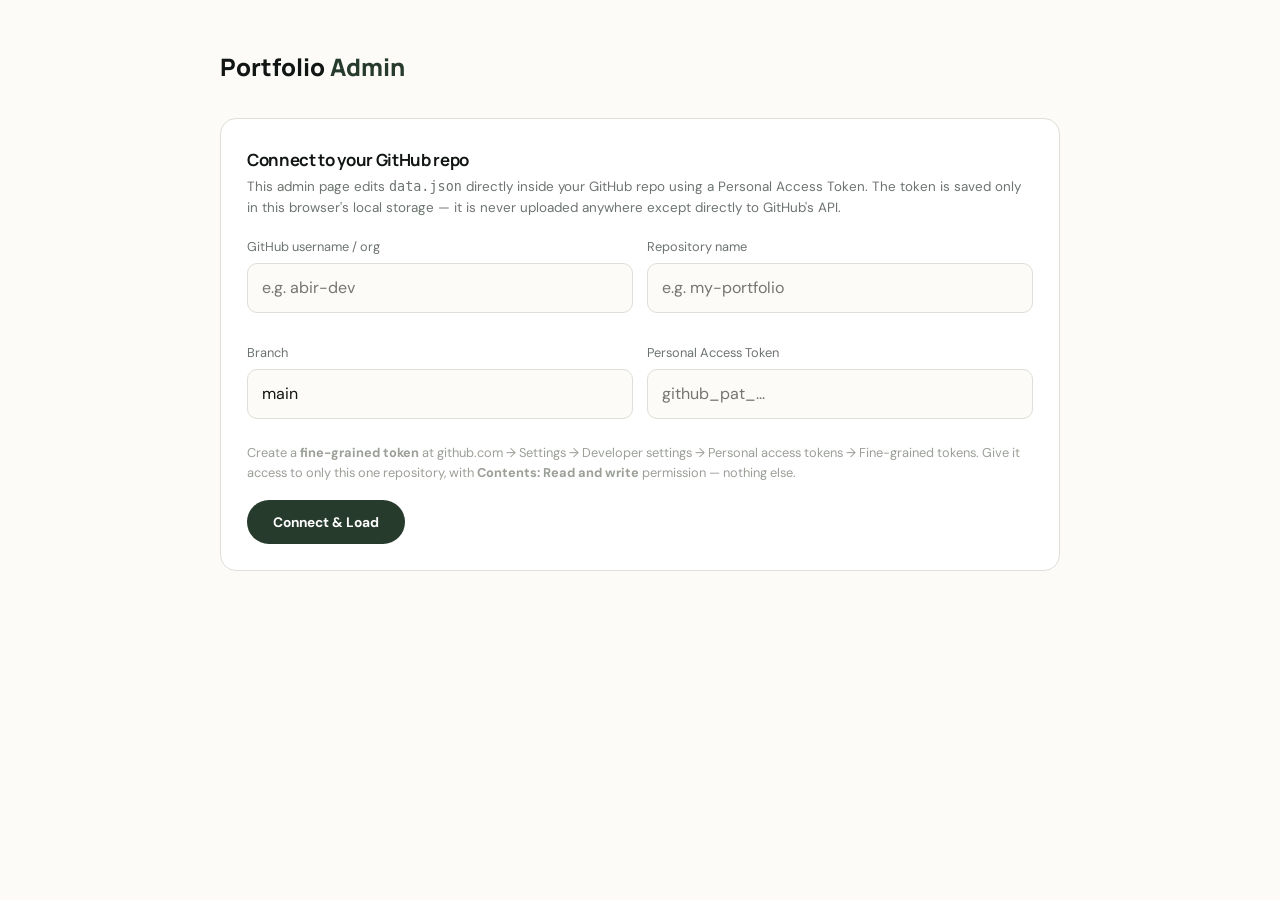
<file: admin.html>
<!DOCTYPE html>
<html lang="en">
<head>
<meta charset="UTF-8">
<meta name="viewport" content="width=device-width, initial-scale=1.0">
<title>Admin — Portfolio Content Editor</title>
<meta name="robots" content="noindex, nofollow">
<link rel="preconnect" href="https://fonts.googleapis.com">
<link rel="preconnect" href="https://fonts.gstatic.com" crossorigin>
<link href="https://fonts.googleapis.com/css2?family=DM+Sans:wght@400;500;600;700&family=Manrope:wght@500;600;700;800&display=swap" rel="stylesheet">
<link rel="stylesheet" href="style.css">
</head>
<body class="admin">
<div class="admin-wrap">
  <div class="admin-header">
    <div class="admin-title">Portfolio <span>Admin</span></div>
    <div id="connState" style="font-size:.82rem;color:var(--text-dim)"></div>
  </div>

  <!-- Setup / connect panel -->
  <div class="panel" id="setupPanel">
    <h2>Connect to your GitHub repo</h2>
    <p class="hint">This admin page edits <code>data.json</code> directly inside your GitHub repo using a Personal Access Token. The token is saved only in this browser's local storage — it is never uploaded anywhere except directly to GitHub's API.</p>
    <div class="grid-2">
      <div class="field">
        <label>GitHub username / org</label>
        <input id="cfgOwner" placeholder="e.g. abir-dev">
      </div>
      <div class="field">
        <label>Repository name</label>
        <input id="cfgRepo" placeholder="e.g. my-portfolio">
      </div>
      <div class="field">
        <label>Branch</label>
        <input id="cfgBranch" placeholder="main" value="main">
      </div>
      <div class="field">
        <label>Personal Access Token</label>
        <input id="cfgToken" type="password" placeholder="github_pat_...">
      </div>
    </div>
    <p class="locked-note">Create a <b>fine-grained token</b> at github.com → Settings → Developer settings → Personal access tokens → Fine-grained tokens. Give it access to only this one repository, with <b>Contents: Read and write</b> permission — nothing else.</p>
    <div style="margin-top:16px;display:flex;gap:10px;flex-wrap:wrap;">
      <button class="btn btn-primary" id="btnConnect">Connect & Load</button>
      <button class="btn btn-ghost" id="btnForget" style="display:none;">Forget saved token</button>
    </div>
    <div class="status-msg" id="setupStatus"></div>
  </div>

  <!-- Editor (hidden until loaded) -->
  <div id="editor" style="display:none;">

    <div class="panel">
      <h2>Profile</h2>
      <p class="hint">Core details shown in the hero and about section.</p>
      <div class="grid-2">
        <div class="field"><label>Full name</label><input id="pName"></div>
        <div class="field"><label>Short name (used in "Hi, I'm ___")</label><input id="pShortName"></div>
        <div class="field"><label>Title / role</label><input id="pTitle"></div>
        <div class="field" style="grid-column:1/-1"><label>Rotating hero titles (comma separated — typed out one by one under your name, e.g. "Senior Graphic Designer, Motion Video Editor, Basic HTML Developer")</label><input id="pRoles"></div>
        <div class="field"><label>Location</label><input id="pLocation"></div>
        <div class="field"><label>Email</label><input id="pEmail"></div>
        <div class="field"><label>Phone numbers (comma separated, for display only)</label><input id="pPhones"></div>
        <div class="field"><label>Languages</label><input id="pLanguages"></div>
        <div class="field" style="grid-column:1/-1">
          <label>Main photo (used in the hero)</label>
          <input id="pPhoto" placeholder="assets/profile.jpg">
          <input type="file" id="pPhotoFile" accept="image/*" class="upload-input">
          <span class="upload-status" id="pPhotoFileStatus"></span>
        </div>
        <div class="field" style="grid-column:1/-1">
          <label>About-section photo (optional — leave blank to reuse the main photo above; use this to show a different picture in the "Who I Am" section)</label>
          <input id="pAboutPhoto" placeholder="leave blank to reuse the main photo">
          <input type="file" id="pAboutPhotoFile" accept="image/*" class="upload-input">
          <span class="upload-status" id="pAboutPhotoFileStatus"></span>
        </div>
      </div>
      <div class="field"><label>Summary (used in the hero section)</label><textarea id="pSummary" rows="3"></textarea></div>
      <div class="field"><label>About bio (used in the "Who I Am" section — a more personal paragraph)</label><textarea id="pAboutBio" rows="3"></textarea></div>
      <div class="field"><label>Quote (shown in the dark contact strip)</label><input id="pQuote"></div>
      <div class="field"><label>Interests (shown in the footer)</label><textarea id="pInterests" rows="2"></textarea></div>
      <div class="field">
        <label>Formspree form ID (powers the "Send Me a Message" contact form)</label>
        <input id="pFormspreeId" placeholder="e.g. xnnqzzzz or https://formspree.io/f/xnnqzzzz">
      </div>
      <p class="hint" style="margin-top:-8px;">Leave this blank and the contact form stays hidden on your site (no broken form is ever shown). To turn it on: go to <b>formspree.io</b>, sign up free, create a new form, then paste either the short ID or the full form URL here (both work) and save.</p>
    </div>

    <div class="panel">
      <h2>CV Downloads</h2>
      <p class="hint">Offer different CV/résumé versions tailored to different roles — e.g. "As a Web Developer", "As a Designer", "As a UI/UX Designer", "As a Visa Process Expert", "As a Motion Video Editor". With 2 or more added, "Download CV" becomes a dropdown menu on the live site; with just one, it stays a plain direct-download button. Removing a CV here permanently deletes that PDF from GitHub too, unless the exact same file is still used somewhere else.</p>
      <div class="field">
        <label>Password to protect CV downloads (optional)</label>
        <input id="pCvPassword" placeholder="Leave blank for no password">
      </div>
      <p class="hint" style="margin-top:-8px;">Heads up: this site has no server, so this can only ever be a light speed-bump, not real security — the password itself is stored in this same public data.json, and anyone determined enough (viewing the page's code/network activity) could still get past it. It's enough to stop a casual visitor from grabbing your CV without asking, but not to truly restrict access.</p>
      <div id="cvList"></div>
      <button class="btn btn-sm" id="btnAddCv">+ Add CV version</button>
    </div>

    <div class="panel">
      <h2>Personal Strengths</h2>
      <p class="hint">Short highlight lines shown as a checklist between Skills and Experience.</p>
      <div id="strengthsListAdmin"></div>
      <button class="btn btn-sm" id="btnAddStrength">+ Add strength</button>
    </div>

    <div class="panel">
      <h2>Achievements</h2>
      <p class="hint">Shown as a bold highlight band under About — a big number/value plus what it means. Keep values short (e.g. "3+", "50K+", "98%").</p>
      <div id="achievementsList"></div>
      <button class="btn btn-sm" id="btnAddAchievement">+ Add achievement</button>
    </div>

    <div class="panel">
      <h2>Work / Projects gallery</h2>
      <p class="hint">Organize your real work into folders (categories) people can browse — e.g. Graphic Design, Motion Video Editing. Use the "Choose file" button under each image field to upload directly — no need to go to GitHub yourself. Leave a folder empty and the site shows a friendly "nothing here yet" placeholder. Set a "See More" link on a folder to show a nicely designed "See More ↗" tile after that folder's pieces in the full gallery view — link it to your Behance, Facebook album, Drive folder, or anywhere else with more of that work. Removing an image (via a "🗑 Remove image" button, or by uploading a new one to replace it) permanently deletes the old file from GitHub too — unless that exact same image is still used somewhere else on the site, in which case it's safely left alone.</p>
      <div id="foldersList"></div>
      <button class="btn btn-sm" id="btnAddFolder">+ Add folder</button>
    </div>

    <div class="panel">
      <h2>Business ventures / links</h2>
      <p class="hint">Add or remove the business pages you want to showcase — e.g. Khalifa, 1% Solution, Sa'ādah. Leave URL blank to show "Link coming soon". Add a logo/image to replace the emoji icon — upload directly with the "Choose file" button. Removing a venture (or its logo) permanently deletes that image from GitHub too, unless the same image is still used somewhere else.</p>
      <div id="venturesList"></div>
      <button class="btn btn-sm" id="btnAddVenture">+ Add venture</button>
    </div>

    <div class="panel">
      <h2>Connect / social links</h2>
      <p class="hint">These show up as icon buttons in your Contact section and footer. Add as many as you like — WhatsApp numbers, Facebook, Instagram, LinkedIn, Telegram, email, Behance, or any other website.</p>
      <div id="socialsList"></div>
      <button class="btn btn-sm" id="btnAddSocial">+ Add social link</button>
    </div>

    <div class="panel">
      <h2>Skills</h2>
      <div id="skillsList"></div>
      <button class="btn btn-sm" id="btnAddSkillGroup">+ Add skill group</button>
    </div>

    <div class="panel">
      <h2>Experience</h2>
      <div id="expList"></div>
      <button class="btn btn-sm" id="btnAddExp">+ Add job</button>
    </div>

    <div class="panel">
      <h2>Education</h2>
      <div id="eduList"></div>
      <button class="btn btn-sm" id="btnAddEdu">+ Add education</button>
    </div>

    <div class="save-bar">
      <div class="save-bar-inner">
        <span id="saveHint" style="font-size:.82rem;color:var(--text-dim)">Unsaved changes are kept only in this tab until you save.</span>
        <button class="btn btn-primary btn-sm" id="btnSave">Save to GitHub</button>
      </div>
    </div>
    <div class="status-msg" id="saveStatus" style="max-width:640px;margin:14px auto 0;"></div>
  </div>
</div>

<script src="admin.js"></script>
</body>
</html>
</file>
<file: style.css>
/* ===== Design tokens =====
   Theme is time-driven (Bangladesh clock), not OS preference — see script.js.
   Default (bare :root) = LIGHT (daytime 6am-6pm). [data-theme="dark"] = night. */
:root{
  --bg: #f7f5ef;
  --bg-alt: #fcfbf7;
  --surface: #ffffff;
  --surface-2: #f1efe7;
  --border: #dedfd8;
  --text: #111513;
  --text-dim: #6d746f;
  --text-faint: #9a9f97;
  --accent: #a38b58;
  --accent-2: #273b2d;
  --accent-3: #526650;
  --danger: #c23a52;
  --accent-rgb: 163,139,88;
  --accent2-rgb: 39,59,45;
  --accent3-rgb: 82,102,80;
  --danger-rgb: 194,58,82;
  --bg-rgb: 247,245,239;
  --ink-rgb: 17,21,19;
  --grain-rgb: 17,21,19;
  --grad: linear-gradient(120deg, var(--accent), var(--accent-3) 55%, var(--accent-2));
  --shadow: 0 20px 50px -24px rgba(var(--ink-rgb),.18);
  --btn-ink: #fff;
  --radius: 16px;
  --radius-sm: 10px;
  --maxw: 1160px;
  --ease: cubic-bezier(.16,.84,.44,1);
}

:root[data-theme="dark"]{
  --bg: #0e1310;
  --bg-alt: #12171a;
  --surface: #171d19;
  --surface-2: #1b211c;
  --border: #2a322c;
  --text: #f2f1ea;
  --text-dim: #a7ada4;
  --text-faint: #70766d;
  --accent: #d8b877;
  --accent-2: #5c8a68;
  --accent-3: #8fb08f;
  --danger: #f2617a;
  --accent-rgb: 216,184,119;
  --accent2-rgb: 92,138,104;
  --accent3-rgb: 143,176,143;
  --danger-rgb: 242,97,122;
  --bg-rgb: 14,19,16;
  --ink-rgb: 0,0,0;
  --grain-rgb: 255,255,255;
  --shadow: 0 20px 60px -20px rgba(0,0,0,.6);
  --btn-ink: #171208;
}

*,*::before,*::after{ box-sizing: border-box; }
html{ scroll-behavior: smooth; }
body{
  margin:0;
  background: var(--bg);
  color: var(--text);
  font-family: 'DM Sans', -apple-system, BlinkMacSystemFont, 'Segoe UI', Roboto, sans-serif;
  line-height: 1.6;
  -webkit-font-smoothing: antialiased;
  overflow-x: hidden;
  transition: background .5s var(--ease), color .5s var(--ease);
}
h1,h2,h3,h4{ font-family: 'Manrope', 'DM Sans', sans-serif; margin:0; line-height:1.15; font-weight:700; text-wrap: balance; }
img{ max-width:100%; display:block; }
a{ color: inherit; text-decoration: none; }
p{ margin:0; }
ul{ margin:0; padding:0; list-style:none; }
.container{ width: min(var(--maxw), calc(100% - 44px)); margin: 0 auto; }
.section{ padding: 90px 0; }
@media (max-width: 720px){ .section{ padding: 60px 0; } }

/* ===== Header / Nav ===== */
header{ position: sticky; top:0; z-index:100; background: rgba(var(--bg-rgb),.9); backdrop-filter: blur(16px);
  border-bottom: 1px solid var(--border); transition: background .3s, border-color .3s; }
.nav{ height:76px; display:flex; align-items:center; justify-content:space-between; gap:20px; }
.brand{ display:flex; align-items:center; gap:12px; font-family:'Manrope',sans-serif; font-weight:800; font-size:.98rem; }
.logo{ width:39px; height:39px; flex-shrink:0; border:2px solid var(--text); display:grid; place-items:center; border-radius:50%; font-weight:800; letter-spacing:-1px; }
.brand small{ display:block; font-family:'DM Sans',sans-serif; color: var(--text-dim); font-size:9px; font-weight:500; letter-spacing:1.5px; text-transform:uppercase; }
#navLinks{ display:flex; gap:26px; font-size:.8rem; color: var(--text-dim); font-weight:500; }
#navLinks a:hover{ color: var(--text); }
.cv-dropdown{ position:relative; }
.cv-dropdown-menu{ position:absolute; top:calc(100% + 8px); right:0; min-width:200px; background:var(--surface);
  border:1px solid var(--border); border-radius:12px; box-shadow:var(--shadow); padding:6px; display:none; z-index:50; }
.cv-dropdown.open .cv-dropdown-menu{ display:block; }
.cv-dropdown-menu a{ display:block; padding:9px 12px; border-radius:8px; font-size:.8rem; color:var(--text); text-decoration:none; white-space:nowrap; }
.cv-dropdown-menu a:hover{ background:var(--surface-2); }
.cv-caret{ font-size:.7rem; margin-left:2px; }
@media (max-width:640px){ .cv-dropdown{ display:none; } }

.cv-btn{ border:none; cursor:pointer; font-family:inherit; background: var(--text); color: var(--bg); border-radius:999px; padding:11px 18px; font-size:.76rem; font-weight:700;
  display:inline-flex; align-items:center; gap:6px; white-space:nowrap; transition: transform .2s, opacity .2s; }
.cv-btn:hover{ transform: translateY(-2px); opacity:.88; }
@media (max-width:640px){ .cv-btn{ display:none; } }
.nav-right{ display:flex; align-items:center; gap:12px; }
.theme-toggle{
  display:inline-flex; align-items:center; justify-content:center; width:36px; height:36px; border-radius:50%;
  background: transparent; border:1px solid var(--border); color: var(--text-dim); cursor:pointer; flex-shrink:0;
  transition: color .3s, border-color .3s, transform .3s var(--ease);
}
.theme-toggle:hover{ color: var(--accent-2); border-color: var(--accent-2); transform: rotate(18deg); }
.theme-toggle svg{ width:16px; height:16px; }
.theme-toggle .i-moon{ display:none; }
:root[data-theme="dark"] .theme-toggle .i-sun{ display:none; }
:root[data-theme="dark"] .theme-toggle .i-moon{ display:block; }
.nav-toggle{ display:none; background:none; border:none; color:var(--text); font-size:1.4rem; cursor:pointer; }
@media (max-width: 900px){
  #navLinks{ position:fixed; top:76px; left:0; right:0; background: var(--bg-alt); flex-direction:column; gap:0;
    border-bottom:1px solid var(--border); transform: translateY(-130%); transition: transform .35s var(--ease); z-index:99; }
  #navLinks.open{ transform: translateY(0); }
  #navLinks a{ padding:15px 24px; border-top:1px solid var(--border); }
  .nav-toggle{ display:block; }
}

/* ===== Entrance animation — plays once on load/creation, never gated on scroll
   (a scroll-triggered version of this once left Skills blank until scrolled into
   view, so every section now animates in on its own regardless of viewport). ===== */
@keyframes popIn{ from{ opacity:0; transform: translateY(18px); } to{ opacity:1; transform:none; } }
.pop-in{ opacity:0; animation: popIn .7s var(--ease) forwards; }
@media (prefers-reduced-motion: reduce){ .pop-in{ animation:none; opacity:1; transform:none; } }
/* When GSAP/ScrollTrigger load successfully, script.js hands reveal control to JS
   for a scroll-triggered (not just on-load) cascade — this just parks the element
   at its normal resting look (visible, no CSS animation) until GSAP takes over the
   opacity/position itself. If GSAP ever fails to load, this class is never added,
   so the .pop-in rule above (guaranteed to finish and show the content) still runs. */
.pop-in.gsap-take-over{ animation:none; opacity:1; transform:none; }

/* ===== Hero ===== */
.hero{ min-height:610px; display:grid; grid-template-columns:1.05fr .95fr; align-items:center; gap:20px; overflow:hidden; padding:50px 0 20px; }
.kicker{ font-size:.7rem; letter-spacing:3px; text-transform:uppercase; color: var(--accent-2); font-weight:700; margin-bottom:18px; }
.hero h1{ font-size: clamp(2.4rem, 5.4vw, 4.4rem); line-height:1; letter-spacing:-.03em; max-width:700px; color: var(--text); }
.hero h1 span{ color: var(--accent-3); }
.hero-title{ font-size:1.15rem; margin:20px 0 10px; font-weight:500; color: var(--text); min-height:1.6em; }
.type-cursor{ display:inline-block; margin-left:2px; color: var(--accent-2); font-weight:600; animation: blinkCursor .9s steps(1) infinite; }
@keyframes blinkCursor{ 50%{ opacity:0; } }
@media (prefers-reduced-motion: reduce){ .type-cursor{ animation:none; } }
.location{ color: var(--text-dim); font-size:.82rem; margin-bottom:20px; }
.summary{ max-width:560px; color: var(--text-dim); font-size:.94rem; }
.actions{ display:flex; gap:12px; margin:26px 0; flex-wrap:wrap; }
.primary{ background: var(--text); color: var(--bg); border-radius:999px; padding:12px 20px; font-size:.78rem; font-weight:700;
  display:inline-flex; align-items:center; gap:8px; transition: transform .2s, opacity .2s; }
.primary:hover{ transform: translateY(-2px); opacity:.88; }
.secondary{ border:1px solid var(--border); color: var(--text); border-radius:999px; padding:11px 20px; font-size:.78rem; font-weight:700; background:transparent; transition: all .2s; }
.secondary:hover{ border-color: var(--text); background: rgba(var(--ink-rgb),.04); }
.socials{ display:flex; gap:10px; flex-wrap:wrap; font-size:.7rem; color: var(--text); }
.socials a{ width:32px; height:32px; border:1px solid var(--border); border-radius:50%; display:grid; place-items:center; font-weight:700; background: var(--surface); transition: all .2s; }
.socials a:hover{ background: var(--accent-2); color:#fff; border-color: var(--accent-2); transform: translateY(-2px); }
.socials a i{ font-size:14px; line-height:1; }
.hero-art{ height:500px; position:relative; display:flex; justify-content:center; align-items:flex-end; }
.hero-art::before{ content:''; position:absolute; width:360px; height:360px; border-radius:50%; background: var(--accent-2); right:60px; top:60px; }
.hero-art::after{ content:''; position:absolute; width:400px; height:170px; right:0; top:30px; transform: rotate(-8deg); opacity:.6;
  background: repeating-linear-gradient(155deg, transparent 0 16px, rgba(var(--accent2-rgb),.22) 17px 20px, transparent 21px 32px); }
.hero-art img{ position:relative; z-index:2; height:480px; max-width:100%; object-fit:contain; object-position:center bottom; border-radius:20px 20px 0 0; }
.side-note{ position:absolute; z-index:3; right:6px; top:210px; font-family:'Playfair Display',serif; font-style:italic; font-size:1.5rem;
  line-height:1.15; transform: rotate(-7deg); color: var(--accent-2); }
@media (max-width:900px){
  #navLinks{ }
  .hero{ grid-template-columns:1fr; min-height:auto; padding:60px 0 0; text-align:center; }
  .hero .actions, .hero .socials{ justify-content:center; }
  .hero-art{ height:420px; margin-top:10px; }
}
@media (max-width:600px){
  .hero-art::before{ width:270px; height:270px; right:20px; }
  .hero-art img{ height:380px; }
  .side-note{ display:none; }
}

/* ===== Section heads ===== */
.section-head{ display:flex; justify-content:space-between; gap:30px; align-items:flex-end; margin-bottom:38px; }
.eyebrow{ font-size:.65rem; letter-spacing:2.5px; text-transform:uppercase; color: var(--accent-2); font-weight:800; }
h2{ font-size: clamp(1.7rem, 3.4vw, 2.5rem); letter-spacing:-.02em; line-height:1.08; margin-top:6px; color: var(--text); }
.white{ background: var(--bg-alt); border-top:1px solid var(--border); border-bottom:1px solid var(--border); }

/* ===== About ===== */
.about-grid{ display:grid; grid-template-columns:.8fr 1.2fr; gap:56px; align-items:center; }
.about-photo{ height:400px; border-radius:12px; overflow:hidden; background: var(--surface-2); }
.about-photo img{ width:100%; height:118%; object-fit:cover; object-position:center 18%; filter: grayscale(.1) contrast(1.05); will-change:transform; }
.about-copy p{ color: var(--text-dim); font-size:.94rem; max-width:620px; margin:14px 0 20px; }
.quick-facts{ display:flex; flex-direction:column; gap:9px; margin:6px 0 22px; }
.quick-facts li{ display:flex; gap:10px; font-size:.82rem; color: var(--text-dim); }
.quick-facts b{ min-width:96px; color: var(--text); font-weight:700; }
.signature{ font-family:'Playfair Display',serif; font-size:1.7rem; font-style:italic; color: var(--accent-2); }
.stats{ display:grid; grid-template-columns:repeat(var(--stat-cols,4),1fr); border:1px solid var(--border); background: var(--surface); border-radius:12px; margin-top:40px; overflow:hidden; }
.stat{ padding:24px 14px; text-align:center; border-right:1px solid var(--border); }
.stat:last-child{ border-right:0; }
.stat strong{ font-family:'Manrope',sans-serif; font-size:1.7rem; display:block; color: var(--accent-2); font-variant-numeric: tabular-nums; }
.stat span{ font-size:.65rem; color: var(--text-dim); text-transform:uppercase; letter-spacing:1px; }
@media (max-width:900px){ .about-grid{ grid-template-columns:1fr; gap:32px; } .about-photo{ height:320px; } }
@media (max-width:600px){ .stats{ grid-template-columns:1fr 1fr; } .stat:nth-child(2){ border-right:0; } .stat:nth-child(-n+2){ border-bottom:1px solid var(--border); } }

/* ===== Contact strip (fixed dark-green band, same in both themes) ===== */
.contact-strip{ background:#273b2d; color:#fff; padding:26px 0; }
.contact-row{ display:grid; grid-template-columns:1.25fr 1fr 1fr 1fr; gap:20px; align-items:center; }
.quote{ font-family:'Playfair Display',serif; font-style:italic; font-size:1rem; opacity:.95; }
.contact-item{ border-left:1px solid rgba(255,255,255,.22); padding-left:18px; font-size:.8rem; }
.contact-item b{ display:block; font-size:.62rem; text-transform:uppercase; letter-spacing:1.2px; opacity:.65; margin-bottom:4px; }
@media (max-width:900px){ .contact-row{ grid-template-columns:1fr 1fr; } }
@media (max-width:600px){ .contact-row{ grid-template-columns:1fr; } .contact-item{ border-left:0; padding-left:0; border-top:1px solid rgba(255,255,255,.2); padding-top:10px; } }

/* ===== Skills ===== */
.skills{ display:grid; grid-template-columns:repeat(5,1fr); gap:0; border:1px solid var(--border); background: var(--surface); border-radius:12px; overflow:hidden; }
.skill{ padding:26px 20px; border-right:1px solid var(--border); transition: background .2s; }
.skill:last-child{ border-right:0; }
.skill:hover{ background: var(--surface-2); }
.skill-icon{ width:34px; height:34px; border-radius:50%; background: var(--accent-2); color:#fff; display:grid; place-items:center; font-size:.85rem; margin-bottom:16px; }
.skill h3{ font-size:.88rem; margin-bottom:12px; font-weight:700; }
.skill ul{ color: var(--text-dim); font-size:.74rem; }
.skill li{ margin:6px 0; padding-left:12px; position:relative; }
.skill li::before{ content:''; position:absolute; left:0; top:7px; width:4px; height:4px; border-radius:50%; background: var(--accent); }
@media (max-width:900px){ .skills{ grid-template-columns:repeat(2,1fr); } .skill:nth-child(2n){ border-right:0; } }
@media (max-width:600px){ .skills{ grid-template-columns:1fr; } .skill{ border-right:0; border-bottom:1px solid var(--border); } .skill:last-child{ border-bottom:0; } }

/* ===== Strengths ===== */
.strengths-list{ display:grid; grid-template-columns:repeat(auto-fit,minmax(260px,1fr)); gap:14px; }
.strengths-list li{
  background: var(--surface); border:1px solid var(--border); border-radius:12px; padding:18px 20px;
  font-size:.86rem; color: var(--text-dim); display:flex; gap:12px; align-items:flex-start; line-height:1.5;
}
.strengths-list li::before{ content:'✓'; color: var(--accent-2); font-weight:800; flex-shrink:0; }

/* ===== Experience & Education ===== */
.two-col{ display:grid; grid-template-columns:1fr 1fr; gap:56px; }
.timeline{ border-left:1px solid var(--border); margin-top:22px; }
.job{ position:relative; padding:0 0 26px 24px; }
.job::before{ content:''; position:absolute; width:9px; height:9px; border-radius:50%; background: var(--accent-2); left:-5px; top:5px; }
.job h3{ font-size:.88rem; font-weight:700; }
.job .place{ font-size:.76rem; color: var(--text-dim); margin-top:3px; }
.job .date{ float:right; font-size:.68rem; color: var(--text-faint); }
.job-points{ margin-top:10px; display:flex; flex-direction:column; gap:4px; clear:both; }
.job-points li{ font-size:.76rem; color: var(--text-dim); padding-left:14px; position:relative; }
.job-points li::before{ content:'–'; position:absolute; left:0; color: var(--text-faint); }
.edu{ display:flex; justify-content:space-between; gap:20px; border-bottom:1px solid var(--border); padding:16px 0; }
.edu:first-child{ border-top:1px solid var(--border); }
.edu h3{ font-size:.88rem; font-weight:700; }
.edu p{ font-size:.76rem; color: var(--text-dim); }
.edu .year{ font-size:.68rem; color: var(--accent); white-space:nowrap; font-weight:700; }
@media (max-width:900px){ .two-col{ grid-template-columns:1fr; gap:36px; } }

/* ===== Ventures ===== */
.ventures{ display:grid; grid-template-columns:repeat(3,1fr); gap:14px; }
.venture{ background: var(--surface); border:1px solid var(--border); padding:24px; border-radius:12px; min-height:130px;
  display:flex; flex-direction:column; justify-content:space-between; transition: transform .2s, border-color .2s; }
.venture:hover{ transform: translateY(-4px); border-color: var(--accent); }
.venture-logo{ width:40px; height:40px; border-radius:10px; object-fit:cover; margin-bottom:10px; background: var(--surface-2); }
.venture h3{ font-family:'Manrope',sans-serif; font-size:1.05rem; }
.venture p{ font-size:.78rem; color: var(--text-dim); margin-top:6px; }
.venture-status{ font-size:.68rem; color: var(--text-faint); font-style:italic; align-self:flex-end; }
.arrow{ align-self:flex-end; width:26px; height:26px; border:1px solid var(--border); border-radius:50%; display:grid; place-items:center; font-size:.8rem; }
@media (max-width:900px){ .ventures{ grid-template-columns:1fr; } }

/* ===== Gallery / Work ===== */
.gallery{ display:grid; grid-template-columns:repeat(3,1fr); gap:14px; }
.work{ height:230px; background:#273b2d; background-size:cover; background-position:center; color:#fff; border-radius:12px; position:relative; overflow:hidden; padding:22px;
  display:flex; flex-direction:column; justify-content:flex-end; cursor:pointer; border:2px solid transparent; transition: transform .2s; }
.work:hover, .work.active{ transform: translateY(-4px); }
.work.active{ border-color: var(--accent); }
.work:nth-child(2){ background-color:#161b18; }
.work:nth-child(3){ background-color:#5d625e; }
.work .mini{ position:absolute; top:18px; right:18px; border:1px solid rgba(255,255,255,.3); padding:5px 9px; border-radius:6px; font-size:.62rem; letter-spacing:.5px; }
.work h3{ font-family:'Manrope',sans-serif; font-size:1.15rem; }
.work p{ font-size:.72rem; opacity:.75; margin-top:4px; }
@media (max-width:900px){ .gallery{ grid-template-columns:1fr; } }

.work-grid{ display:grid; grid-template-columns: repeat(auto-fill,minmax(220px,1fr)); gap:16px; }
.work-card{ position:relative; border-radius: var(--radius-sm); overflow:hidden; aspect-ratio:4/3; cursor:pointer;
  border:1px solid var(--border); background: var(--surface-2); }
.work-card img{ width:100%; height:100%; object-fit:cover; transition: transform .5s var(--ease); }
.work-card:hover img{ transform: scale(1.07); }
.work-card figcaption{ position:absolute; left:0; right:0; bottom:0; padding:12px 14px; font-size:.78rem; font-weight:600;
  color:#fff; background: linear-gradient(to top, rgba(0,0,0,.72), transparent); }
.work-empty{ grid-column:1/-1; border:1.5px dashed var(--border); border-radius: var(--radius); padding:36px 20px; text-align:center; color: var(--text-faint); font-size:.86rem; }

.work-see-more{ display:flex; align-items:center; justify-content:center; text-decoration:none;
  background: var(--grad); }
.work-see-more .see-more-inner{ color:#fff; font-family:'Manrope',sans-serif; font-weight:800; font-size:1rem;
  display:flex; align-items:center; gap:8px; letter-spacing:.2px; }
.work-see-more .see-more-arrow{ display:inline-block; transition: transform .25s var(--ease); }
.work-see-more:hover .see-more-arrow{ transform: translate(3px,-3px); }
.work-see-more:hover{ filter:brightness(1.08); }

.lightbox{ position:fixed; inset:0; z-index:200; display:flex; align-items:center; justify-content:center;
  background: rgba(var(--ink-rgb),.82); opacity:0; pointer-events:none; transition: opacity .3s; padding:32px; }
.lightbox.open{ opacity:1; pointer-events:auto; }
.lightbox figure{ margin:0; max-width:min(900px,92vw); max-height:88vh; }
.lightbox img{ max-width:100%; max-height:78vh; border-radius:10px; display:block; margin:0 auto; }
.lightbox figcaption{ color:#fff; text-align:center; margin-top:14px; font-size:.9rem; opacity:.85; }
.lightbox-close{ position:absolute; top:20px; right:24px; background:none; border:none; color:#fff; font-size:2rem; cursor:pointer; line-height:1; }

/* ===== CV download password modal ===== */
.cv-password-modal{ position:fixed; inset:0; z-index:300; display:flex; align-items:center; justify-content:center;
  background: rgba(var(--ink-rgb),.55); opacity:0; pointer-events:none; transition: opacity .25s; padding:20px; }
.cv-password-modal.open{ opacity:1; pointer-events:auto; }
.cv-password-box{ background: var(--surface); border-radius: var(--radius); padding:28px; max-width:340px; width:100%;
  box-shadow: var(--shadow); text-align:center; }
.cv-password-box h3{ font-family:'Manrope',sans-serif; font-size:1.05rem; margin:0 0 6px; }
.cv-password-box p{ font-size:.82rem; color: var(--text-dim); margin:0 0 16px; }
.cv-password-box input{ width:100%; padding:10px 12px; border-radius: var(--radius-sm); border:1px solid var(--border);
  background: var(--bg); color: var(--text); font-size:.9rem; text-align:center; }
.cv-password-error{ color: var(--danger); font-size:.78rem; min-height:1.2em; margin-top:8px; }
.cv-password-actions{ display:flex; gap:10px; justify-content:center; margin-top:14px; }
.cv-password-actions button{ font-size:.8rem; padding:9px 16px; border-radius:999px; }

/* ===== Full-screen gallery overlay (combined, filterable "dedicated view") ===== */
.gallery-overlay{ position:fixed; inset:0; z-index:250; background: var(--bg);
  opacity:0; pointer-events:none; transform: translateY(14px); transition: opacity .3s var(--ease), transform .3s var(--ease);
  overflow-y:auto; }
.gallery-overlay.open{ opacity:1; pointer-events:auto; transform:none; }
.gallery-overlay-inner{ max-width: var(--maxw); margin:0 auto; padding:28px 24px 70px; }
.gallery-overlay-header{ position:sticky; top:0; z-index:2; background: var(--bg);
  display:flex; align-items:center; gap:18px; padding:14px 0; border-bottom:1px solid var(--border); margin-bottom:22px; }
.gallery-back{ background:none; border:1px solid var(--border); color:var(--text); border-radius:999px;
  padding:8px 16px; font-size:.82rem; font-weight:600; cursor:pointer; white-space:nowrap; transition: background .2s, border-color .2s; }
.gallery-back:hover{ background: var(--surface-2); border-color: var(--accent); }
.gallery-overlay-title{ font-family:'Manrope',sans-serif; font-weight:800; font-size:1.3rem; }
.gallery-filter-tabs{ display:flex; gap:10px; flex-wrap:wrap; margin-bottom:24px; }
.gallery-filter-tabs button{ background: var(--surface-2); border:1px solid var(--border); color: var(--text-dim);
  border-radius:999px; padding:8px 16px; font-size:.8rem; font-weight:600; cursor:pointer; transition: all .2s; }
.gallery-filter-tabs button:hover{ color: var(--text); border-color: var(--accent); }
.gallery-filter-tabs button.active{ background: var(--accent-2); border-color: var(--accent-2); color:#fff; }
@media (max-width:600px){
  .gallery-overlay-inner{ padding:20px 16px 50px; }
  .gallery-overlay-title{ font-size:1.05rem; }
}

/* ===== Footer ===== */
footer{ background:#111513; color:#fff; padding:55px 0 25px; }
footer .brand{ color:#fff; }
footer .logo{ border-color: rgba(255,255,255,.35); }
.footer-about{ color:#a9aea9; font-size:.78rem; margin-top:16px; max-width:380px; line-height:1.6; }
footer h4{ font-size:.68rem; text-transform:uppercase; letter-spacing:1.5px; margin-bottom:16px; color:#d9ddd7; font-weight:700; }
.footer-links{ display:grid; grid-template-columns:1fr 1fr; gap:9px; font-size:.76rem; color:#a9aea9; }
.footer-links a:hover{ color:#fff; }
.footer-top{ display:grid; grid-template-columns:1.5fr 1fr 1fr; gap:40px; }
.footer-social{ display:flex; gap:8px; flex-wrap:wrap; }
.footer-social a{ font-size:.62rem; font-weight:700; border:1px solid #353a36; border-radius:50%; width:31px; height:31px; display:grid; place-items:center; color:#a9aea9; transition: all .2s; }
.footer-social a:hover{ background:#fff; color:#111513; border-color:#fff; }
.footer-social a i{ font-size:13px; line-height:1; }
.bottom{ border-top:1px solid #2a2f2c; margin-top:40px; padding-top:18px; display:flex; justify-content:space-between; color:#777e78; font-size:.68rem; flex-wrap:wrap; gap:14px; }
.bottom-left{ display:flex; flex-direction:column; gap:4px; }
.bottom-right{ display:flex; align-items:center; gap:12px; flex-wrap:wrap; }
.authorship{ opacity:.75; }
.counter-pill{ display:inline-flex; align-items:center; }
.counter-pill img{ display:block; height:16px; border-radius:4px; }
.contact-form-link{ display:inline-flex; align-items:center; gap:6px; margin-top:14px; color:#fff; border:1px solid rgba(255,255,255,.35); border-radius:999px; padding:9px 18px; font-size:.76rem; font-weight:700; transition: all .2s; }
.contact-form-link:hover{ background:#fff; color:#273b2d; border-color:#fff; }
@media (max-width:900px){ .footer-top{ grid-template-columns:1fr 1fr; gap:28px; } }
@media (max-width:600px){ .footer-top{ grid-template-columns:1fr; } .bottom{ flex-direction:column; } }

/* ===== Toast ===== */
.toast{
  position: fixed; bottom:28px; left:50%; transform: translateX(-50%) translateY(20px);
  background: var(--text); color: var(--bg); padding:12px 22px; border-radius:999px; font-size:.85rem;
  box-shadow: var(--shadow); opacity:0; pointer-events:none; transition: opacity .3s var(--ease), transform .3s var(--ease); z-index:300;
}
.toast.show{ opacity:1; transform: translateX(-50%) translateY(0); }

@media print{ header, .actions, .socials, .cv-btn, .cv-dropdown, .theme-toggle{ display:none; } }

/* =====================================================================
   Admin panel (admin.html) — shares this stylesheet, themed by the same
   tokens above so it always matches the current palette.
   ===================================================================== */
.bg-blobs{ position: fixed; inset:0; z-index:-2; overflow:hidden; background: var(--bg); }
.blob{ position:absolute; border-radius:50%; filter: blur(90px); opacity:.25; animation: float 18s ease-in-out infinite; }
.blob.b1{ width:480px; height:480px; background: var(--accent); top:-120px; left:-100px; }
.blob.b2{ width:520px; height:520px; background: var(--accent-2); bottom:-160px; right:-120px; animation-delay:-6s; }
.blob.b3{ width:380px; height:380px; background: var(--accent-3); top:40%; left:60%; animation-delay:-12s; }
@keyframes float{ 0%,100%{ transform: translate(0,0) scale(1); } 33%{ transform: translate(30px,-40px) scale(1.08); } 66%{ transform: translate(-25px,25px) scale(.95); } }

body.admin{ background: var(--bg-alt); font-family:'DM Sans','Manrope',sans-serif; }
.admin-wrap{ max-width: 880px; margin: 0 auto; padding: 48px 20px 90px; }
.admin-header{ display:flex; align-items:center; justify-content:space-between; margin-bottom:32px; flex-wrap:wrap; gap:16px; }
.admin-title{ font-family:'Manrope',sans-serif; font-size:1.5rem; font-weight:800; }
.admin-title span{ color: var(--accent-2); }
.panel{ background: var(--surface); border:1px solid var(--border); border-radius: var(--radius); padding:26px; margin-bottom:26px; }
.panel h2{ font-family:'Manrope',sans-serif; font-size:1.05rem; margin-bottom:6px; }
.panel .hint{ color: var(--text-dim); font-size:.84rem; margin-bottom:18px; }
.field{ margin-bottom:16px; }
.field label{ display:block; font-size:.8rem; color: var(--text-dim); margin-bottom:6px; }
.field input, .field textarea{
  width:100%; padding:11px 14px; border-radius:10px; border:1px solid var(--border); background: var(--bg-alt);
  color: var(--text); font: inherit; font-family:'DM Sans',sans-serif;
}
.field input:focus, .field textarea:focus{ outline:none; border-color: var(--accent-2); }
.form-status{ margin-top:12px; font-size:.82rem; }
.form-status.ok{ color: var(--accent-2); }
.form-status.err{ color: var(--danger); }
.grid-2{ display:grid; grid-template-columns:1fr 1fr; gap:14px; }
@media (max-width:600px){ .grid-2{ grid-template-columns:1fr; } }
.row-card{ border:1px solid var(--border); border-radius:12px; padding:16px; margin-bottom:12px; background: var(--surface-2); }
.row-card-head{ display:flex; justify-content:space-between; align-items:center; margin-bottom:10px; }
.row-card-head b{ font-size:.85rem; color: var(--text-dim); }
.status-msg{ font-size:.85rem; padding:10px 14px; border-radius:10px; margin-top:10px; display:none; }
.status-msg.show{ display:block; }
.status-msg.ok{ background: rgba(var(--accent2-rgb),.1); color: var(--accent-2); border:1px solid rgba(var(--accent2-rgb),.3); }
.status-msg.err{ background: rgba(var(--danger-rgb),.1); color: var(--danger); border:1px solid rgba(var(--danger-rgb),.3); }
.locked-note{ font-size:.8rem; color: var(--text-faint); margin-top:8px; }
.upload-input{ margin-top:6px; padding:8px 0 0; border:none; background:none; font-size:.78rem; }
.upload-status{ font-size:.72rem; margin-top:4px; display:block; color: var(--text-faint); }
.upload-status.ok{ color: var(--accent-2); }
.upload-status.err{ color: var(--danger); }
.save-bar{ position: sticky; bottom:18px; display:flex; justify-content:center; z-index:50; }
.save-bar-inner{ background: var(--surface); border:1px solid var(--border); border-radius:999px; padding:10px 12px; box-shadow: var(--shadow); display:flex; gap:10px; align-items:center; }

/* Buttons used inside the admin panel forms */
.btn{
  display:inline-flex; align-items:center; gap:8px; padding:13px 26px; border-radius:999px;
  font-weight:700; font-size:.86rem; cursor:pointer; border:1px solid var(--border);
  transition: transform .25s var(--ease), box-shadow .25s var(--ease), border-color .25s;
  background: var(--surface); color: var(--text); font-family:'DM Sans',sans-serif;
}
.btn:hover{ transform: translateY(-3px); border-color: var(--accent-2); }
.btn-primary{ background: var(--accent-2); color:#fff; border:none; }
.btn-primary:hover{ opacity:.9; }
.btn-primary.needs-save{ animation: needsSavePulse 1.1s ease-in-out infinite; box-shadow: 0 0 0 0 rgba(var(--accent2-rgb),.6); }
@keyframes needsSavePulse{
  0%{ box-shadow: 0 0 0 0 rgba(var(--accent2-rgb),.55); }
  70%{ box-shadow: 0 0 0 12px rgba(var(--accent2-rgb),0); }
  100%{ box-shadow: 0 0 0 0 rgba(var(--accent2-rgb),0); }
}
@media (prefers-reduced-motion: reduce){ .btn-primary.needs-save{ animation:none; outline:2px solid var(--accent-2); } }
.btn-sm{ padding:9px 18px; font-size:.8rem; }
.btn-ghost{ background:transparent; }
.btn-danger{ background:transparent; border-color: rgba(var(--danger-rgb),.35); color:var(--danger); }
.btn-danger:hover{ border-color:var(--danger); box-shadow:none; }
</file>
